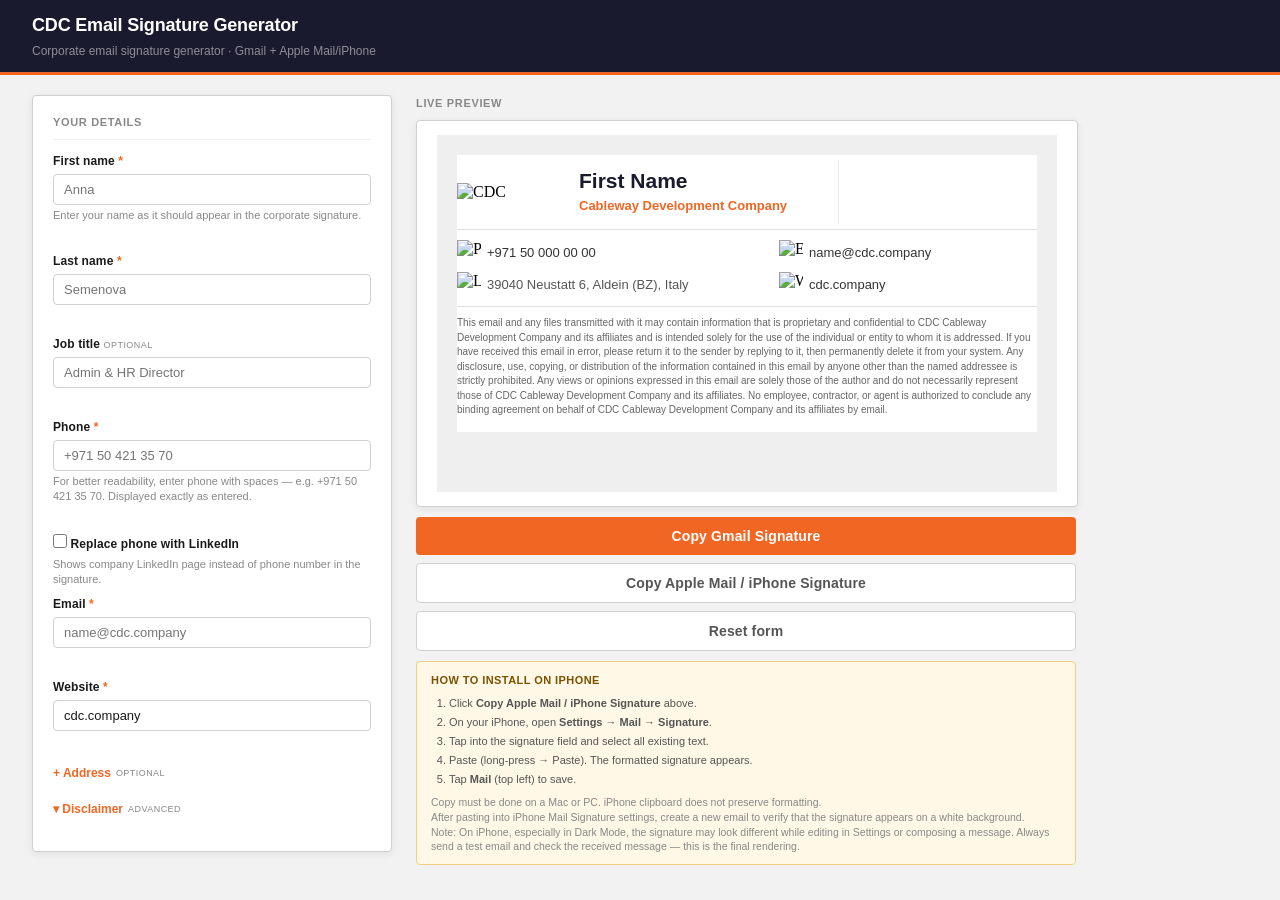
<file: index.html>
<!DOCTYPE html>
<html lang="en">
<head>
  <meta charset="UTF-8">
  <meta name="viewport" content="width=device-width, initial-scale=1.0">
  <title>CDC Email Signature Generator</title>
  <link rel="stylesheet" href="css/generator-ui.css">
</head>
<body>

  <header id="page-header">
    <h1>CDC Email Signature Generator</h1>
    <p class="subtitle">Corporate email signature generator &middot; Gmail + Apple Mail/iPhone</p>
  </header>

  <main id="main-layout">

    <!-- ═══════════════════════════════════════════════════════════ -->
    <!--  Left panel — form                                          -->
    <!-- ═══════════════════════════════════════════════════════════ -->
    <section id="form-panel">
      <p class="panel-title">Your details</p>

      <form id="signature-form" novalidate autocomplete="on">

        <!-- First name -->
        <div class="field-group">
          <label for="first-name">First name <span class="required">*</span></label>
          <input type="text" id="first-name" name="first-name"
                 autocomplete="given-name" placeholder="Anna" maxlength="60">
          <div class="field-hint">Enter your name as it should appear in the corporate signature.</div>
          <div class="field-error" id="first-name-error" role="alert" aria-live="polite"></div>
        </div>

        <!-- Last name -->
        <div class="field-group">
          <label for="last-name">Last name <span class="required">*</span></label>
          <input type="text" id="last-name" name="last-name"
                 autocomplete="family-name" placeholder="Semenova" maxlength="60">
          <div class="field-error" id="last-name-error" role="alert" aria-live="polite"></div>
        </div>

        <!-- Job title -->
        <div class="field-group">
          <label for="job-title">Job title <span class="badge">optional</span></label>
          <input type="text" id="job-title" name="job-title"
                 autocomplete="organization-title"
                 placeholder="Admin &amp; HR Director" maxlength="80">
          <div class="field-error" id="job-title-error" role="alert" aria-live="polite"></div>
        </div>

        <!-- Phone -->
        <div class="field-group" id="phone-field-group">
          <label for="phone">Phone <span class="required" id="phone-required-star">*</span></label>
          <input type="tel" id="phone" name="phone"
                 autocomplete="tel" placeholder="+971 50 421 35 70">
          <div class="field-hint">For better readability, enter phone with spaces &mdash; e.g. +971 50 421 35 70. Displayed exactly as entered.</div>
          <div class="field-error" id="phone-error" role="alert" aria-live="polite"></div>
        </div>

        <!-- LinkedIn toggle -->
        <div class="field-group linkedin-toggle-group">
          <label class="checkbox-label">
            <input type="checkbox" id="linkedin-toggle">
            <span>Replace phone with LinkedIn</span>
          </label>
          <div class="field-hint">Shows company LinkedIn page instead of phone number in the signature.</div>
        </div>

        <!-- LinkedIn URL (shown when toggle is checked) -->
        <div class="field-group" id="linkedin-field-group" hidden>
          <label for="linkedin-url">LinkedIn URL <span class="required">*</span></label>
          <input type="url" id="linkedin-url" name="linkedin-url"
                 placeholder="https://www.linkedin.com/company/...">
          <div class="field-error" id="linkedin-error" role="alert" aria-live="polite"></div>
        </div>

        <!-- Email -->
        <div class="field-group">
          <label for="email">Email <span class="required">*</span></label>
          <input type="email" id="email" name="email"
                 autocomplete="email" placeholder="name@cdc.company">
          <div class="field-error" id="email-error" role="alert" aria-live="polite"></div>
        </div>

        <!-- Website -->
        <div class="field-group">
          <label for="website">Website <span class="required">*</span></label>
          <input type="text" id="website" name="website"
                 autocomplete="url" placeholder="cdc.company">
          <div class="field-error" id="website-error" role="alert" aria-live="polite"></div>
        </div>

        <!-- Office address (optional, collapsed) -->
        <div class="field-group">
          <button type="button" id="address-toggle" class="toggle-btn"
                  aria-expanded="false" aria-controls="address-section">
            + Address <span class="badge">optional</span>
          </button>
          <div id="address-section" class="collapsible" hidden>
            <label for="office-address">Address</label>
            <input type="text" id="office-address" name="office-address"
                   placeholder="Office 5, Building 7, Dubai" maxlength="120">
            <div class="address-hint">
              Default company address is used if left blank.
            </div>
            <div class="address-warning" id="address-warning" role="alert" aria-live="polite"></div>
          </div>
        </div>

        <!-- Disclaimer (advanced, collapsed) -->
        <div class="field-group">
          <button type="button" id="disclaimer-toggle" class="toggle-btn"
                  aria-expanded="false" aria-controls="disclaimer-section">
            &#9662; Disclaimer <span class="badge">advanced</span>
          </button>
          <div id="disclaimer-section" class="collapsible" hidden>
            <div class="disclaimer-warning">
              &#9888; Disclaimer changes require Legal / Management approval.
              Do not modify for standard use.
            </div>
            <label for="disclaimer-text">Disclaimer text</label>
            <textarea id="disclaimer-text" name="disclaimer-text" rows="7"></textarea>
            <button type="button" id="disclaimer-reset" class="btn-text-small">
              Reset to default disclaimer
            </button>
          </div>
        </div>

      </form>
    </section>

    <!-- ═══════════════════════════════════════════════════════════ -->
    <!--  Right panel — live preview + actions                       -->
    <!-- ═══════════════════════════════════════════════════════════ -->
    <section id="preview-panel">

      <p class="preview-label">Live preview</p>

      <div id="preview-warnings" aria-live="polite"></div>

      <div id="preview-chrome">
        <iframe id="preview-frame"
                title="Email signature preview"
                scrolling="no"
                frameborder="0"></iframe>
      </div>

      <div id="action-buttons">
        <button type="button" id="copy-btn" class="btn btn--primary">
          Copy Gmail Signature
        </button>
        <button type="button" id="apple-btn" class="btn btn--secondary">
          Copy Apple Mail / iPhone Signature
        </button>
        <button type="button" id="reset-btn" class="btn btn--secondary">
          Reset form
        </button>
      </div>

      <!-- iPhone install hint -->
      <div id="apple-hint">
        <p class="apple-hint-title">How to install on iPhone</p>
        <ol class="apple-hint-steps">
          <li>Click <strong>Copy Apple Mail / iPhone Signature</strong> above.</li>
          <li>On your iPhone, open <strong>Settings &rarr; Mail &rarr; Signature</strong>.</li>
          <li>Tap into the signature field and select all existing text.</li>
          <li>Paste (long-press &rarr; Paste). The formatted signature appears.</li>
          <li>Tap <strong>Mail</strong> (top left) to save.</li>
        </ol>
        <p class="apple-hint-note">Copy must be done on a Mac or PC. iPhone clipboard does not preserve formatting.</p>
        <p class="apple-hint-note">After pasting into iPhone Mail Signature settings, create a new email to verify that the signature appears on a white background.</p>
        <p class="apple-hint-note">Note: On iPhone, especially in Dark Mode, the signature may look different while editing in Settings or composing a message. Always send a test email and check the received message &mdash; this is the final rendering.</p>
      </div>

      <!-- Fallback: shown only if clipboard API is unavailable -->
      <div id="copy-fallback" hidden>
        <div class="fallback-msg">
          Automatic copy failed. Select all text in the box below and copy manually
          (Ctrl+C on Windows &middot; Cmd+C on Mac), then paste into Gmail
          Settings &rarr; See all settings &rarr; General &rarr; Signature.
        </div>
        <textarea id="fallback-html" readonly rows="8"
                  aria-label="Signature HTML for manual copy"></textarea>
      </div>

    </section>

  </main>

  <script src="js/config.js"></script>
  <script src="js/validation.js"></script>
  <script src="js/templates/gmail-template.js"></script>
  <script src="js/templates/apple-mail-template.js"></script>
  <script src="js/generator.js"></script>

</body>
</html>
</file>
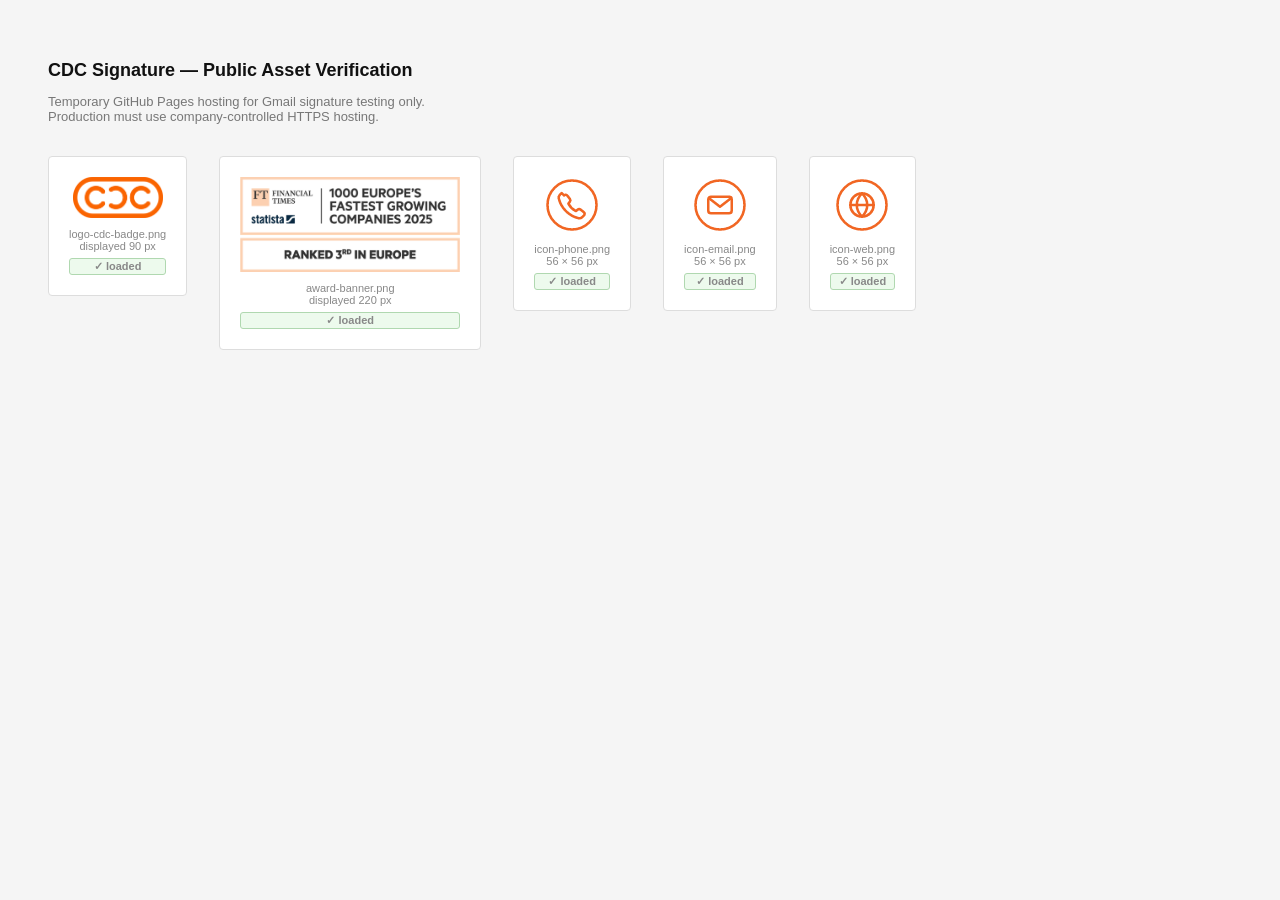
<file: public/index.html>
<!DOCTYPE html>
<html lang="en">
<head>
  <meta charset="UTF-8">
  <meta name="viewport" content="width=device-width, initial-scale=1.0">
  <title>CDC Signature — Public Asset Check</title>
  <style>
    body { font-family: Arial, Helvetica, sans-serif; background: #f5f5f5; padding: 40px; color: #111; }
    h1   { font-size: 18px; font-weight: 700; margin-bottom: 4px; }
    p    { font-size: 13px; color: #777; margin-bottom: 32px; }
    .grid { display: flex; flex-wrap: wrap; gap: 32px; align-items: flex-start; }
    .asset { background: #fff; border: 1px solid #ddd; border-radius: 4px; padding: 20px; text-align: center; }
    .asset img  { display: block; margin: 0 auto 10px; }
    .asset span { font-size: 11px; color: #888; display: block; }
    .asset code { font-size: 10px; color: #aaa; word-break: break-all; }
    .ok { display: inline-block; font-size: 10px; font-weight: 700; background: #edfaed;
          color: #2a7a2a; border: 1px solid #b0d8b0; border-radius: 3px;
          padding: 1px 6px; margin-top: 6px; }
  </style>
</head>
<body>

  <h1>CDC Signature — Public Asset Verification</h1>
  <p>
    Temporary GitHub Pages hosting for Gmail signature testing only.<br>
    Production must use company-controlled HTTPS hosting.
  </p>

  <div class="grid">

    <div class="asset">
      <img src="signature-assets/logo-cdc-badge.png" width="90" alt="CDC Badge Logo">
      <span>logo-cdc-badge.png</span>
      <span>displayed 90 px</span>
      <span class="ok">&#10003; loaded</span>
    </div>

    <div class="asset">
      <img src="signature-assets/award-banner.png" width="220" alt="Award Banner">
      <span>award-banner.png</span>
      <span>displayed 220 px</span>
      <span class="ok">&#10003; loaded</span>
    </div>

    <div class="asset">
      <img src="signature-assets/icon-phone.png" width="56" height="56" alt="Phone icon">
      <span>icon-phone.png</span>
      <span>56 &times; 56 px</span>
      <span class="ok">&#10003; loaded</span>
    </div>

    <div class="asset">
      <img src="signature-assets/icon-email.png" width="56" height="56" alt="Email icon">
      <span>icon-email.png</span>
      <span>56 &times; 56 px</span>
      <span class="ok">&#10003; loaded</span>
    </div>

    <div class="asset">
      <img src="signature-assets/icon-web.png" width="56" height="56" alt="Web icon">
      <span>icon-web.png</span>
      <span>56 &times; 56 px</span>
      <span class="ok">&#10003; loaded</span>
    </div>

  </div>

</body>
</html>
</file>
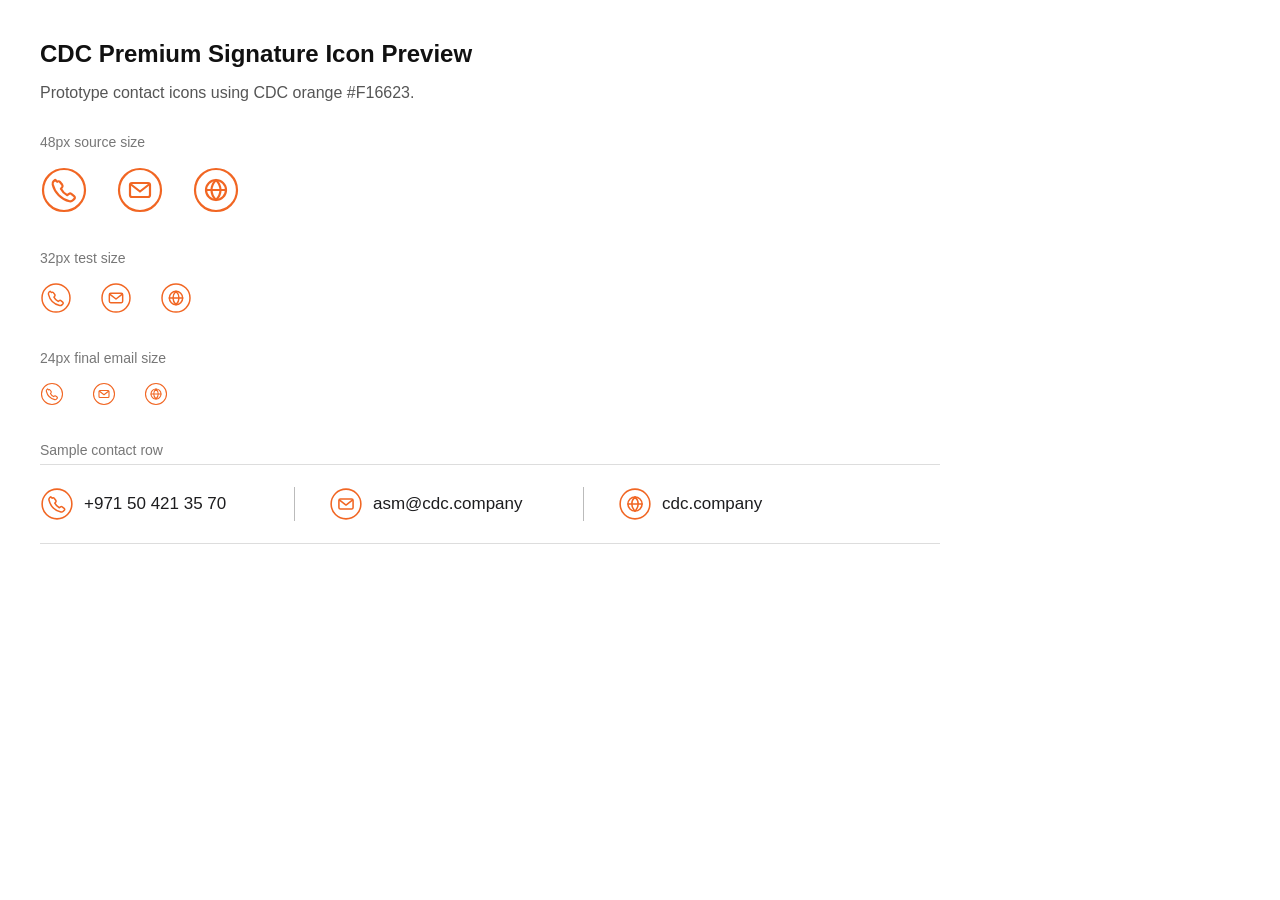
<file: Docs/icon-preview.html>
<!DOCTYPE html>
<html lang="en">
<head>
  <meta charset="UTF-8">
  <meta name="viewport" content="width=device-width, initial-scale=1.0">
  <title>CDC Premium Signature Icon Preview</title>
  <style>
    body {
      margin: 40px;
      font-family: Arial, Helvetica, sans-serif;
      color: #111;
      background: #fff;
    }
    h1 {
      font-size: 24px;
      margin-bottom: 8px;
    }
    p {
      color: #555;
      margin-bottom: 32px;
    }
    .section {
      margin-bottom: 36px;
    }
    .row {
      display: flex;
      align-items: center;
      gap: 28px;
      margin: 16px 0;
    }
    .item {
      display: flex;
      align-items: center;
      gap: 10px;
      min-width: 220px;
    }
    .contact-row {
      border-top: 1px solid #ddd;
      border-bottom: 1px solid #ddd;
      padding: 22px 0;
      display: flex;
      align-items: center;
      gap: 34px;
      max-width: 900px;
    }
    .divider {
      height: 34px;
      width: 1px;
      background: #bbb;
    }
    .label {
      font-size: 14px;
      color: #777;
      margin-bottom: 6px;
    }
    .contact-text {
      font-size: 17px;
      color: #1d1d1f;
      white-space: nowrap;
    }
  </style>
</head>
<body>
  <h1>CDC Premium Signature Icon Preview</h1>
  <p>Prototype contact icons using CDC orange #F16623.</p>

  <div class="section">
    <div class="label">48px source size</div>
    <div class="row">
      <img src="../Assets/icon-phone.svg" width="48" height="48" alt="Phone">
      <img src="../Assets/icon-email.svg" width="48" height="48" alt="Email">
      <img src="../Assets/icon-web.svg" width="48" height="48" alt="Website">
    </div>
  </div>

  <div class="section">
    <div class="label">32px test size</div>
    <div class="row">
      <img src="../Assets/icon-phone.svg" width="32" height="32" alt="Phone">
      <img src="../Assets/icon-email.svg" width="32" height="32" alt="Email">
      <img src="../Assets/icon-web.svg" width="32" height="32" alt="Website">
    </div>
  </div>

  <div class="section">
    <div class="label">24px final email size</div>
    <div class="row">
      <img src="../Assets/icon-phone.svg" width="24" height="24" alt="Phone">
      <img src="../Assets/icon-email.svg" width="24" height="24" alt="Email">
      <img src="../Assets/icon-web.svg" width="24" height="24" alt="Website">
    </div>
  </div>

  <div class="section">
    <div class="label">Sample contact row</div>
    <div class="contact-row">
      <div class="item">
        <img src="../Assets/icon-phone.svg" width="34" height="34" alt="Phone">
        <span class="contact-text">+971 50 421 35 70</span>
      </div>
      <div class="divider"></div>
      <div class="item">
        <img src="../Assets/icon-email.svg" width="34" height="34" alt="Email">
        <span class="contact-text">asm@cdc.company</span>
      </div>
      <div class="divider"></div>
      <div class="item">
        <img src="../Assets/icon-web.svg" width="34" height="34" alt="Website">
        <span class="contact-text">cdc.company</span>
      </div>
    </div>
  </div>
</body>
</html>
</file>
<file: css/generator-ui.css>
/* ── Reset ── */
*, *::before, *::after { box-sizing: border-box; margin: 0; padding: 0; }

/* ── Variables ── */
:root {
  --orange:       #F16623;
  --orange-hover: #d9581d;
  --dark:         #1a1a2e;
  --text:         #1a1a1a;
  --text-sub:     #555;
  --text-muted:   #888;
  --bg:           #f2f2f2;
  --white:        #fff;
  --border:       #d0d0d0;
  --error:        #c0392b;
  --warn-bg:      #fff8e6;
  --warn-border:  #f0d080;
  --warn-text:    #7a5200;
  --radius:       4px;
  --shadow:       0 2px 8px rgba(0,0,0,.08);
}

body {
  font-family: Arial, Helvetica, sans-serif;
  background: var(--bg);
  color: var(--text);
  font-size: 14px;
  line-height: 1.5;
  min-height: 100vh;
}

/* ── Header ── */
#page-header {
  background: var(--dark);
  color: #fff;
  padding: 12px 32px;
  border-bottom: 3px solid var(--orange);
}

#page-header h1 {
  font-size: 18px;
  font-weight: 700;
  letter-spacing: -.01em;
}

.subtitle {
  font-size: 12px;
  color: rgba(255,255,255,.5);
  margin-top: 3px;
}

/* ── Main layout ── */
#main-layout {
  display: flex;
  align-items: flex-start;
  gap: 24px;
  max-width: 1300px;
  margin: 0 auto;
  padding: 20px 32px;
}

/* ── Form panel ── */
#form-panel {
  flex: 0 0 360px;
  background: var(--white);
  border: 1px solid var(--border);
  border-radius: var(--radius);
  padding: 18px 20px;
  box-shadow: var(--shadow);
}

.panel-title {
  font-size: 11px;
  font-weight: 700;
  text-transform: uppercase;
  letter-spacing: .06em;
  color: var(--text-muted);
  margin-bottom: 12px;
  padding-bottom: 8px;
  border-bottom: 1px solid #eee;
}

/* ── Field groups ── */
.field-group {
  margin-bottom: 12px;
}

.field-group label {
  display: block;
  font-size: 12px;
  font-weight: 700;
  color: var(--text);
  margin-bottom: 4px;
  letter-spacing: .01em;
}

.required { color: var(--orange); }

.field-group input[type="text"],
.field-group input[type="email"],
.field-group input[type="tel"] {
  width: 100%;
  padding: 7px 10px;
  border: 1px solid var(--border);
  border-radius: var(--radius);
  font-family: Arial, Helvetica, sans-serif;
  font-size: 13px;
  color: var(--text);
  background: var(--white);
  outline: none;
  transition: border-color .12s;
}

.field-group input:focus {
  border-color: var(--orange);
  box-shadow: 0 0 0 2px rgba(241,102,35,.12);
}

.field-hint {
  font-size: 11px;
  color: var(--text-muted);
  margin-top: 3px;
  line-height: 1.35;
}

.field-error {
  font-size: 11px;
  color: var(--error);
  margin-top: 3px;
  min-height: 15px;
  line-height: 1.3;
}

/* ── Checkbox label ── */
.checkbox-label {
  display: flex;
  align-items: center;
  gap: 7px;
  cursor: pointer;
  font-size: 12px;
  font-weight: 700;
  color: var(--text);
  letter-spacing: .01em;
  margin-bottom: 0;
  user-select: none;
}

.checkbox-label input[type="checkbox"] {
  width: 14px;
  height: 14px;
  accent-color: var(--orange);
  cursor: pointer;
  flex-shrink: 0;
}

.linkedin-toggle-group { margin-bottom: 8px; }

/* ── Toggle buttons ── */
.toggle-btn {
  background: none;
  border: none;
  padding: 5px 0;
  cursor: pointer;
  font-family: Arial, Helvetica, sans-serif;
  font-size: 12px;
  color: var(--orange);
  font-weight: 700;
  display: flex;
  align-items: center;
  gap: 5px;
  width: 100%;
  text-align: left;
}

.toggle-btn:hover { color: var(--orange-hover); }

.badge {
  font-size: 9px;
  font-weight: 400;
  color: var(--text-muted);
  text-transform: uppercase;
  letter-spacing: .05em;
}

/* ── Collapsible sections ── */
.collapsible {
  margin-top: 8px;
  padding: 12px;
  background: #fafafa;
  border: 1px solid #e8e8e8;
  border-radius: var(--radius);
}

.collapsible label {
  display: block;
  font-size: 11px;
  font-weight: 700;
  color: var(--text-sub);
  margin-bottom: 4px;
  letter-spacing: .01em;
}

.collapsible input[type="text"] {
  width: 100%;
  padding: 6px 8px;
  border: 1px solid var(--border);
  border-radius: var(--radius);
  font-family: Arial, Helvetica, sans-serif;
  font-size: 12px;
  outline: none;
  transition: border-color .12s;
}

.collapsible input[type="text"]:focus { border-color: var(--orange); }

.collapsible textarea {
  width: 100%;
  padding: 7px 8px;
  border: 1px solid var(--border);
  border-radius: var(--radius);
  font-family: Arial, Helvetica, sans-serif;
  font-size: 11px;
  color: var(--text);
  line-height: 1.45;
  resize: vertical;
  outline: none;
  transition: border-color .12s;
}

.collapsible textarea:focus { border-color: var(--orange); }

.disclaimer-warning {
  font-size: 11px;
  color: var(--warn-text);
  background: var(--warn-bg);
  border: 1px solid var(--warn-border);
  border-radius: var(--radius);
  padding: 7px 10px;
  margin-bottom: 10px;
  line-height: 1.4;
}

.address-hint {
  font-size: 10px;
  color: var(--text-muted);
  margin-top: 3px;
  line-height: 1.35;
}

.address-warning {
  font-size: 11px;
  color: var(--warn-text);
  margin-top: 3px;
  min-height: 14px;
}

.btn-text-small {
  margin-top: 8px;
  font-size: 11px;
  color: var(--text-muted);
  background: none;
  border: 1px solid var(--border);
  border-radius: var(--radius);
  padding: 4px 10px;
  cursor: pointer;
  font-family: Arial, Helvetica, sans-serif;
  transition: border-color .12s, color .12s;
}

.btn-text-small:hover { border-color: #999; color: var(--text); }

/* ── Preview panel ── */
#preview-panel { flex: 1; min-width: 0; }

.preview-label {
  font-size: 11px;
  font-weight: 700;
  text-transform: uppercase;
  letter-spacing: .06em;
  color: var(--text-muted);
  margin-bottom: 5px;
}

/* ── Warnings ── */
#preview-warnings { margin-bottom: 8px; }

.preview-warning-msg {
  font-size: 11px;
  color: var(--warn-text);
  background: var(--warn-bg);
  border: 1px solid var(--warn-border);
  border-radius: var(--radius);
  padding: 6px 10px;
  margin-bottom: 4px;
}

/* ── Preview chrome — 620px iframe + 40px padding + 2px border = 662px exact fit ── */
#preview-chrome {
  background: var(--white);
  border: 1px solid var(--border);
  border-radius: var(--radius);
  padding: 14px 20px;
  box-shadow: var(--shadow);
  overflow-x: auto;
  max-width: 662px;
}

#preview-frame {
  width: 620px;
  height: 300px;
  border: none;
  display: block;
}

/* ── Action buttons ── */
#action-buttons {
  margin-top: 10px;
  display: flex;
  flex-direction: column;
  gap: 8px;
  max-width: 660px;
}

.btn {
  display: block;
  width: 100%;
  padding: 11px 20px;
  border-radius: var(--radius);
  font-family: Arial, Helvetica, sans-serif;
  font-size: 14px;
  font-weight: 700;
  cursor: pointer;
  border: none;
  text-align: center;
  transition: background .12s, color .12s;
  letter-spacing: .01em;
}

.btn--primary { background: var(--orange); color: #fff; }
.btn--primary:hover { background: var(--orange-hover); }

.btn--primary.btn--copied { background: #2a7a2a; color: #fff; }

.btn--disabled {
  background: #f0f0f0;
  color: #b0b0b0;
  cursor: not-allowed;
  border: 1px solid #e0e0e0;
  font-weight: 400;
  font-style: italic;
}

.btn--secondary {
  background: var(--white);
  color: var(--text-sub);
  border: 1px solid var(--border);
  font-weight: 600;
}

.btn--secondary:hover { background: #f8f8f8; border-color: #999; }

/* ── Apple Mail hint ── */
#apple-hint {
  margin-top: 10px;
  max-width: 660px;
  background: var(--warn-bg);
  border: 1px solid var(--warn-border);
  border-radius: var(--radius);
  padding: 10px 14px;
}

.apple-hint-title {
  font-size: 11px;
  font-weight: 700;
  color: var(--warn-text);
  margin-bottom: 7px;
  text-transform: uppercase;
  letter-spacing: .04em;
}

.apple-hint-steps {
  font-size: 11px;
  color: var(--text-sub);
  line-height: 1.55;
  padding-left: 18px;
  margin-bottom: 7px;
}

.apple-hint-steps li { margin-bottom: 2px; }

.apple-hint-note {
  font-size: 10.5px;
  color: var(--text-muted);
  line-height: 1.4;
}

/* ── Fallback copy ── */
#copy-fallback { margin-top: 12px; max-width: 660px; }

.fallback-msg {
  font-size: 12px;
  color: var(--warn-text);
  background: var(--warn-bg);
  border: 1px solid var(--warn-border);
  border-radius: var(--radius);
  padding: 8px 10px;
  margin-bottom: 6px;
  line-height: 1.4;
}

#fallback-html {
  width: 100%;
  font-family: monospace;
  font-size: 10px;
  border: 1px solid var(--border);
  border-radius: var(--radius);
  padding: 8px;
  resize: vertical;
  color: var(--text-sub);
  background: #fafafa;
}

/* ── Responsive ── */
@media (max-width: 1100px) {
  #main-layout { flex-direction: column; }
  #form-panel  { flex: none; width: 100%; max-width: 680px; }
  #preview-panel { width: 100%; }
  #preview-chrome, #action-buttons, #apple-hint, #copy-fallback { max-width: 662px; }
}

@media (max-width: 720px) {
  #main-layout    { padding: 12px 16px; gap: 14px; }
  #page-header    { padding: 10px 16px; }
  #form-panel     { padding: 16px 14px; }
  #preview-chrome { padding: 10px 14px; }
}
</file>
